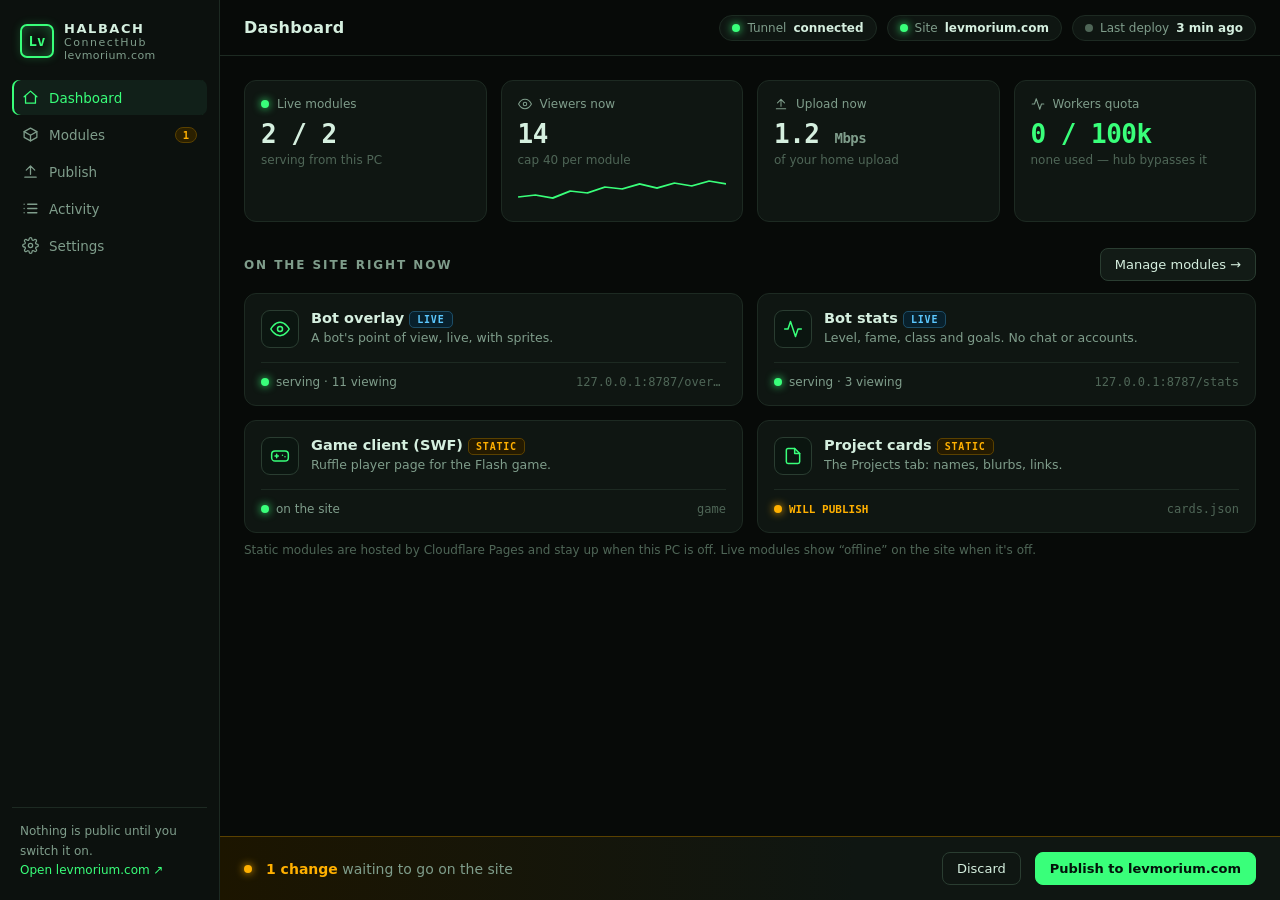
<file: design/mockup.html>
<!doctype html>
<html lang="en">
<head>
<meta charset="utf-8">
<meta name="viewport" content="width=device-width, initial-scale=1">
<title>Halbach ConnectHub — design mockup</title>
<style>
:root{
  --bg:#070a08; --bg2:#0c110e; --card:#0f1612; --card2:#121b16; --line:#1d2a22; --line2:#2a3d31;
  --text:#d5efdf; --muted:#7f9d8b; --dim:#4f6657;
  --green:#39ff7a; --green2:#1f9c4b; --amber:#ffb000; --red:#ff5d5d; --blue:#5cc8ff;
  --mono:ui-monospace,"Cascadia Mono",Consolas,monospace; --sans:"Segoe UI",system-ui,-apple-system,sans-serif;
}
*{box-sizing:border-box}
html,body{height:100%}
body{margin:0;background:var(--bg);color:var(--text);font-family:var(--sans);font-size:14px;overflow:hidden}
.app{display:grid;grid-template-columns:220px 1fr;grid-template-rows:56px 1fr 0;height:100vh}
.app.has-bar{grid-template-rows:56px 1fr 64px}

/* sidebar */
.side{grid-row:1/4;background:var(--bg2);border-right:1px solid var(--line);display:flex;flex-direction:column;padding:16px 12px}
.logo{display:flex;align-items:center;gap:10px;padding:4px 8px 18px}
.logo .mark{width:34px;height:34px;border:2px solid var(--green);border-radius:7px;display:grid;place-items:center;color:var(--green);font:700 14px var(--mono);box-shadow:0 0 14px rgba(57,255,122,.3) inset,0 0 10px rgba(57,255,122,.2)}
.logo b{letter-spacing:.12em;font-size:13px}
.logo small{display:block;color:var(--muted);font-size:11px;letter-spacing:.04em}
.nav{display:flex;flex-direction:column;gap:2px}
.nav button{all:unset;cursor:pointer;display:flex;align-items:center;gap:10px;padding:9px 10px;border-radius:7px;color:var(--muted);font-size:13.5px}
.nav button:hover{background:#101a14;color:var(--text)}
.nav button.on{background:#112019;color:var(--green);box-shadow:inset 2px 0 0 var(--green)}
.nav .badge{margin-left:auto;background:#2b2000;color:var(--amber);border:1px solid #5a4100;border-radius:10px;font:600 10.5px var(--mono);padding:1px 7px}
.nav svg{width:17px;height:17px;flex:none}
.side-foot{margin-top:auto;border-top:1px solid var(--line);padding:14px 8px 4px;color:var(--muted);font-size:12px;line-height:1.6}
.side-foot a{color:var(--green);text-decoration:none}

/* top bar */
.top{display:flex;align-items:center;gap:10px;padding:0 24px;border-bottom:1px solid var(--line);background:var(--bg)}
.top h1{font-size:16px;margin:0;font-weight:600;letter-spacing:.02em}
.top .sp{flex:1}
.pill{display:flex;align-items:center;gap:7px;border:1px solid var(--line);background:var(--card);border-radius:20px;padding:5px 12px;font-size:12px;color:var(--muted)}
.pill b{color:var(--text);font-weight:600}
.dot{width:8px;height:8px;border-radius:50%;background:var(--dim);flex:none}
.dot.ok{background:var(--green);box-shadow:0 0 8px var(--green)}
.dot.warn{background:var(--amber);box-shadow:0 0 8px var(--amber)}
.dot.bad{background:var(--red);box-shadow:0 0 8px var(--red)}
.dot.pulse{animation:pulse 1.8s infinite}
@keyframes pulse{50%{opacity:.35}}

/* main */
.main{overflow-y:auto;overflow-x:hidden;padding:24px;position:relative}
.view{display:none;max-width:1180px;margin:0 auto}
.view.on{display:block;animation:in .2s ease-out}
@keyframes in{from{opacity:0;transform:translateY(5px)}to{opacity:1;transform:none}}
.row{display:flex;gap:12px;align-items:center}
.h2{font-size:12px;letter-spacing:.16em;color:var(--muted);text-transform:uppercase;margin:0 0 12px;font-weight:600}
.btn{all:unset;cursor:pointer;border:1px solid var(--line2);background:var(--card2);color:var(--text);border-radius:8px;padding:8px 14px;font-size:13px;display:inline-flex;align-items:center;gap:8px}
.btn:hover{border-color:var(--green2);color:var(--green)}
.btn.primary{background:var(--green);color:#03120a;border-color:var(--green);font-weight:700}
.btn.primary:hover{box-shadow:0 0 18px rgba(57,255,122,.45);color:#03120a}
.btn.ghost{background:transparent}
.btn[disabled]{opacity:.4;pointer-events:none}

/* stat tiles */
.tiles{display:grid;grid-template-columns:repeat(4,1fr);gap:14px;margin-bottom:26px}
.tile{background:var(--card);border:1px solid var(--line);border-radius:12px;padding:16px}
.tile .k{color:var(--muted);font-size:12px;margin-bottom:8px;display:flex;align-items:center;gap:8px}
.tile .v{font:600 26px var(--mono);letter-spacing:-.02em}
.tile .s{color:var(--dim);font-size:12px;margin-top:4px}
.spark{height:30px;margin-top:8px;display:block;width:100%}

/* module cards */
.grid{display:grid;grid-template-columns:repeat(auto-fill,minmax(330px,1fr));gap:14px}
.mod{background:var(--card);border:1px solid var(--line);border-radius:12px;padding:16px;cursor:pointer;transition:.15s;position:relative}
.mod:hover{border-color:var(--line2);transform:translateY(-1px)}
.mod.sel{border-color:var(--green2);box-shadow:0 0 0 1px var(--green2)}
.mod.off{opacity:.62}
.mod .head{display:flex;align-items:flex-start;gap:12px}
.ico{width:38px;height:38px;border-radius:9px;display:grid;place-items:center;background:#0b1510;border:1px solid var(--line2);flex:none;color:var(--green)}
.ico svg{width:20px;height:20px}
.mod h3{margin:0;font-size:14.5px;font-weight:600}
.mod p{margin:3px 0 0;color:var(--muted);font-size:12.5px;line-height:1.45}
.tag{font:600 10px var(--mono);letter-spacing:.08em;padding:2px 7px;border-radius:5px;border:1px solid}
.tag.live{color:var(--blue);border-color:#1d4d66;background:#08202c}
.tag.static{color:var(--amber);border-color:#5a4100;background:#241a00}
.mod .meta{display:flex;align-items:center;gap:14px;margin-top:14px;padding-top:12px;border-top:1px solid var(--line);color:var(--muted);font-size:12px}
.mod .meta .sp{flex:1}
.chg{color:var(--amber);font:600 11px var(--mono)}

/* toggle */
.sw{position:relative;width:40px;height:22px;flex:none;margin-left:auto}
.sw input{opacity:0;position:absolute;inset:0;cursor:pointer;z-index:2;margin:0}
.sw i{position:absolute;inset:0;border-radius:20px;background:#17211b;border:1px solid var(--line2);transition:.15s}
.sw i::after{content:"";position:absolute;top:2px;left:2px;width:16px;height:16px;border-radius:50%;background:var(--dim);transition:.15s}
.sw input:checked~i{background:#0f3a20;border-color:var(--green2)}
.sw input:checked~i::after{left:20px;background:var(--green);box-shadow:0 0 8px var(--green)}
.sw.lock input{pointer-events:none}
.sw.lock i{opacity:.45}

/* detail drawer */
.drawer{position:absolute;top:0;right:0;bottom:0;width:430px;background:var(--bg2);border-left:1px solid var(--line);transform:translateX(100%);transition:.25s;z-index:20;display:flex;flex-direction:column}
.drawer.open{transform:none;box-shadow:-20px 0 40px rgba(0,0,0,.45)}
.drawer .dh{padding:18px 20px;border-bottom:1px solid var(--line);display:flex;gap:12px;align-items:center}
.drawer .db{padding:20px;overflow:auto;flex:1}
.drawer .df{padding:14px 20px;border-top:1px solid var(--line);display:flex;gap:10px}
.x{all:unset;cursor:pointer;margin-left:auto;color:var(--muted);font-size:20px;line-height:1;padding:4px 8px}
.x:hover{color:var(--text)}
.field{display:flex;align-items:center;gap:12px;padding:9px 0;border-bottom:1px solid var(--line)}
.field code{font:12.5px var(--mono);color:var(--text)}
.field small{color:var(--dim);display:block;font-size:11.5px;margin-top:1px}
.field.blocked code{color:var(--red);text-decoration:line-through;text-decoration-color:#5a2020}
.lockbadge{margin-left:auto;font:600 10px var(--mono);color:var(--red);border:1px solid #5a2020;border-radius:5px;padding:2px 7px;letter-spacing:.06em}
.range{width:100%;accent-color:var(--green)}
.code{background:#050806;border:1px solid var(--line);border-radius:9px;padding:12px;font:12px/1.6 var(--mono);color:#9fd9b4;white-space:pre-wrap;max-height:210px;overflow:auto}
.kv{display:grid;grid-template-columns:110px 1fr;gap:8px 12px;font-size:13px;margin-bottom:6px}
.kv span:nth-child(odd){color:var(--muted)}

/* publish bar */
.bar{grid-column:2;display:none;align-items:center;gap:14px;padding:0 24px;background:linear-gradient(90deg,#1c1500,#0f1612 60%);border-top:1px solid #5a4100}
.app.has-bar .bar{display:flex}
.bar b{color:var(--amber)}
.bar .sp{flex:1}
.prog{height:4px;background:#241a00;border-radius:3px;overflow:hidden;width:160px;display:none}
.prog i{display:block;height:100%;width:0;background:var(--amber)}

/* logs */
.log{background:var(--card);border:1px solid var(--line);border-radius:12px;overflow:hidden}
.log .l{display:grid;grid-template-columns:92px 90px 1fr;gap:12px;padding:10px 16px;border-bottom:1px solid var(--line);font:12.5px var(--mono);color:var(--muted)}
.log .l:last-child{border:0}
.log .l b{font-weight:600}
.log .ok{color:var(--green)} .log .info{color:var(--blue)} .log .warn{color:var(--amber)}

/* settings */
.set{background:var(--card);border:1px solid var(--line);border-radius:12px;padding:6px 18px;max-width:720px}
.set .r{display:flex;align-items:center;gap:14px;padding:14px 0;border-bottom:1px solid var(--line)}
.set .r:last-child{border:0}
.set .r div small{display:block;color:var(--dim);margin-top:2px;font-size:12px}

/* modal */
.scrim{position:fixed;inset:0;background:rgba(0,0,0,.6);display:none;place-items:center;z-index:50;backdrop-filter:blur(2px)}
.scrim.open{display:grid}
.modal{width:620px;max-width:94vw;background:var(--bg2);border:1px solid var(--line2);border-radius:14px;box-shadow:0 30px 80px rgba(0,0,0,.6);animation:in .2s}
.modal .mh{padding:18px 22px;border-bottom:1px solid var(--line);display:flex;align-items:center}
.modal .mb{padding:20px 22px}
.modal .mf{padding:14px 22px;border-top:1px solid var(--line);display:flex;gap:10px;justify-content:flex-end}
.choices{display:grid;grid-template-columns:1fr 1fr;gap:12px}
.choice{border:1px solid var(--line2);background:var(--card);border-radius:12px;padding:16px;cursor:pointer}
.choice:hover,.choice.sel{border-color:var(--green2);background:#0f1a14}
.choice h4{margin:10px 0 4px;font-size:14px}
.choice p{margin:0;color:var(--muted);font-size:12.5px;line-height:1.45}
input[type=text]{all:unset;box-sizing:border-box;width:100%;background:#050806;border:1px solid var(--line2);border-radius:8px;padding:10px 12px;font:13px var(--mono);color:var(--text)}
input[type=text]:focus{border-color:var(--green2)}
label.lb{display:block;color:var(--muted);font-size:12px;margin:14px 0 6px}
.toast{position:fixed;bottom:84px;right:24px;background:#0f2a1a;border:1px solid var(--green2);color:var(--green);padding:11px 16px;border-radius:10px;font-size:13px;opacity:0;transform:translateY(8px);transition:.25s;z-index:60;pointer-events:none}
.toast.show{opacity:1;transform:none}
.note{color:var(--dim);font-size:12px;margin-top:10px}
@media (max-width:900px){.tiles{grid-template-columns:1fr 1fr}.app{grid-template-columns:64px 1fr}.nav span,.logo div,.side-foot,.nav .badge{display:none}.drawer{width:100%}}
</style>
</head>
<body>
<svg width="0" height="0" style="position:absolute">
  <defs>
    <symbol id="i-home" viewBox="0 0 24 24" fill="none" stroke="currentColor" stroke-width="1.8" stroke-linecap="round" stroke-linejoin="round"><path d="M3 11l9-8 9 8"/><path d="M5 10v10h14V10"/></symbol>
    <symbol id="i-box" viewBox="0 0 24 24" fill="none" stroke="currentColor" stroke-width="1.8" stroke-linecap="round" stroke-linejoin="round"><path d="M21 8l-9-5-9 5v8l9 5 9-5z"/><path d="M3 8l9 5 9-5M12 13v8"/></symbol>
    <symbol id="i-up" viewBox="0 0 24 24" fill="none" stroke="currentColor" stroke-width="1.8" stroke-linecap="round" stroke-linejoin="round"><path d="M12 16V4M6 10l6-6 6 6"/><path d="M4 20h16"/></symbol>
    <symbol id="i-list" viewBox="0 0 24 24" fill="none" stroke="currentColor" stroke-width="1.8" stroke-linecap="round" stroke-linejoin="round"><path d="M8 6h13M8 12h13M8 18h13M3 6h.01M3 12h.01M3 18h.01"/></symbol>
    <symbol id="i-gear" viewBox="0 0 24 24" fill="none" stroke="currentColor" stroke-width="1.8" stroke-linecap="round" stroke-linejoin="round"><circle cx="12" cy="12" r="3"/><path d="M19.4 15a1.7 1.7 0 00.3 1.8l.1.1a2 2 0 11-2.8 2.8l-.1-.1a1.7 1.7 0 00-1.8-.3 1.7 1.7 0 00-1 1.5V21a2 2 0 11-4 0v-.1a1.7 1.7 0 00-1.1-1.5 1.7 1.7 0 00-1.8.3l-.1.1a2 2 0 11-2.8-2.8l.1-.1a1.7 1.7 0 00.3-1.8 1.7 1.7 0 00-1.5-1H3a2 2 0 110-4h.1a1.7 1.7 0 001.5-1.1 1.7 1.7 0 00-.3-1.8l-.1-.1a2 2 0 112.8-2.8l.1.1a1.7 1.7 0 001.8.3H9a1.7 1.7 0 001-1.5V3a2 2 0 114 0v.1a1.7 1.7 0 001 1.5 1.7 1.7 0 001.8-.3l.1-.1a2 2 0 112.8 2.8l-.1.1a1.7 1.7 0 00-.3 1.8V9a1.7 1.7 0 001.5 1H21a2 2 0 110 4h-.1a1.7 1.7 0 00-1.5 1z"/></symbol>
    <symbol id="i-eye" viewBox="0 0 24 24" fill="none" stroke="currentColor" stroke-width="1.8" stroke-linecap="round" stroke-linejoin="round"><path d="M1 12s4-8 11-8 11 8 11 8-4 8-11 8S1 12 1 12z"/><circle cx="12" cy="12" r="3"/></symbol>
    <symbol id="i-file" viewBox="0 0 24 24" fill="none" stroke="currentColor" stroke-width="1.8" stroke-linecap="round" stroke-linejoin="round"><path d="M14 3H6a2 2 0 00-2 2v14a2 2 0 002 2h12a2 2 0 002-2V9z"/><path d="M14 3v6h6"/></symbol>
    <symbol id="i-pulse" viewBox="0 0 24 24" fill="none" stroke="currentColor" stroke-width="1.8" stroke-linecap="round" stroke-linejoin="round"><path d="M22 12h-4l-3 9L9 3l-3 9H2"/></symbol>
    <symbol id="i-game" viewBox="0 0 24 24" fill="none" stroke="currentColor" stroke-width="1.8" stroke-linecap="round" stroke-linejoin="round"><rect x="2" y="6" width="20" height="12" rx="4"/><path d="M6 12h4M8 10v4M15 11h.01M18 13h.01"/></symbol>
    <symbol id="i-img" viewBox="0 0 24 24" fill="none" stroke="currentColor" stroke-width="1.8" stroke-linecap="round" stroke-linejoin="round"><rect x="3" y="3" width="18" height="18" rx="2"/><circle cx="8.5" cy="8.5" r="1.5"/><path d="M21 15l-5-5L5 21"/></symbol>
    <symbol id="i-cal" viewBox="0 0 24 24" fill="none" stroke="currentColor" stroke-width="1.8" stroke-linecap="round" stroke-linejoin="round"><rect x="3" y="4" width="18" height="18" rx="2"/><path d="M16 2v4M8 2v4M3 10h18"/></symbol>
  </defs>
</svg>

<div class="app" id="app">
  <aside class="side">
    <div class="logo"><div class="mark">Lv</div><div><b>HALBACH</b><small style="letter-spacing:.14em">ConnectHub</small><small>levmorium.com</small></div></div>
    <nav class="nav" id="nav">
      <button class="on" data-v="dash"><svg><use href="#i-home"/></svg><span>Dashboard</span></button>
      <button data-v="mods"><svg><use href="#i-box"/></svg><span>Modules</span><em class="badge" id="navBadge" style="display:none;font-style:normal">0</em></button>
      <button data-v="pub"><svg><use href="#i-up"/></svg><span>Publish</span></button>
      <button data-v="logs"><svg><use href="#i-list"/></svg><span>Activity</span></button>
      <button data-v="set"><svg><use href="#i-gear"/></svg><span>Settings</span></button>
    </nav>
    <div class="side-foot">
      Nothing is public until you switch it on.<br>
      <a href="#" onclick="return false">Open levmorium.com ↗</a>
    </div>
  </aside>

  <header class="top">
    <h1 id="title">Dashboard</h1>
    <span class="sp"></span>
    <span class="pill"><i class="dot ok pulse"></i>Tunnel <b>connected</b></span>
    <span class="pill"><i class="dot ok"></i>Site <b>levmorium.com</b></span>
    <span class="pill"><i class="dot"></i>Last deploy <b>3 min ago</b></span>
  </header>

  <main class="main" id="main">

    <!-- DASHBOARD -->
    <section class="view on" id="v-dash">
      <div class="tiles">
        <div class="tile"><div class="k"><i class="dot ok"></i>Live modules</div><div class="v" id="tLive">2 / 3</div><div class="s">serving from this PC</div></div>
        <div class="tile"><div class="k"><svg width="14" height="14"><use href="#i-eye"/></svg>Viewers now</div><div class="v" id="tView">14</div><div class="s">cap 40 per module</div>
          <svg class="spark" viewBox="0 0 120 30" preserveAspectRatio="none"><polyline id="spark" fill="none" stroke="#39ff7a" stroke-width="1.6" points="0,22 10,20 20,23 30,16 40,18 50,12 60,14 70,9 80,13 90,8 100,11 110,6 120,9"/></svg></div>
        <div class="tile"><div class="k"><svg width="14" height="14"><use href="#i-up"/></svg>Upload now</div><div class="v">1.2 <span style="font-size:14px;color:var(--muted)">Mbps</span></div><div class="s">of your home upload</div></div>
        <div class="tile"><div class="k"><svg width="14" height="14"><use href="#i-pulse"/></svg>Workers quota</div><div class="v" style="color:var(--green)">0 / 100k</div><div class="s">none used — hub bypasses it</div></div>
      </div>

      <div class="row" style="margin-bottom:12px"><h2 class="h2" style="margin:0">On the site right now</h2><span style="flex:1"></span><button class="btn" onclick="go('mods')">Manage modules →</button></div>
      <div class="grid" id="dashGrid"></div>
      <p class="note">Static modules are hosted by Cloudflare Pages and stay up when this PC is off. Live modules show “offline” on the site when it's off.</p>
    </section>

    <!-- MODULES -->
    <section class="view" id="v-mods">
      <div class="row" style="margin-bottom:16px">
        <div><h2 class="h2" style="margin:0 0 4px">Modules</h2><div style="color:var(--muted);font-size:13px">Pick what visitors can see. Everything starts switched off.</div></div>
        <span style="flex:1"></span>
        <button class="btn primary" onclick="openAdd()">＋ Add module</button>
      </div>
      <div class="grid" id="modGrid"></div>
    </section>

    <!-- PUBLISH -->
    <section class="view" id="v-pub">
      <h2 class="h2">Publish</h2>
      <div class="set" style="max-width:820px">
        <div class="r"><div><b>Pending static changes</b><small id="pubSummary">Nothing waiting.</small></div><span style="flex:1"></span><button class="btn primary" id="pubBtn2" onclick="publish()" disabled>Publish now</button></div>
        <div class="r"><div><b>Target</b><small>Cloudflare Pages project <code>levmorium</code> → levmorium.com, www.levmorium.com</small></div></div>
        <div class="r"><div><b>What gets uploaded</b><small>Only files from enabled static modules plus the site shell. README and notes are never included.</small></div></div>
      </div>
      <h2 class="h2" style="margin-top:26px">Files in the next deploy</h2>
      <div class="code" id="pubFiles">index.html · css/style.css · js/app.js · js/site-config.js · manifest.json</div>
    </section>

    <!-- ACTIVITY -->
    <section class="view" id="v-logs">
      <h2 class="h2">Activity</h2>
      <div class="log" id="logBox"></div>
    </section>

    <!-- SETTINGS -->
    <section class="view" id="v-set">
      <h2 class="h2">Settings</h2>
      <div class="set">
        <div class="r"><div><b>Tunnel hostname</b><small>Where live modules appear</small></div><span style="flex:1"></span><code style="color:var(--green)">live.levmorium.com</code></div>
        <div class="r"><div><b>Default viewer cap</b><small>Per live module</small></div><span style="flex:1"></span><code>40</code></div>
        <div class="r"><div><b>Start with Windows</b><small>Off by default. The hub only runs when you open it.</small></div><span style="flex:1"></span><label class="sw lock"><input type="checkbox"><i></i></label></div>
        <div class="r"><div><b>Confirm before publishing</b><small>Show the file list first</small></div><span style="flex:1"></span><label class="sw"><input type="checkbox" checked><i></i></label></div>
        <div class="r"><div><b>Cloudflare login</b><small>Handled by wrangler. The hub never sees a password.</small></div><span style="flex:1"></span><span class="pill"><i class="dot ok"></i>signed in</span></div>
      </div>
    </section>

    <!-- DRAWER -->
    <aside class="drawer" id="drawer">
      <div class="dh"><div class="ico" id="dIco"></div><div><div id="dName" style="font-weight:600;font-size:15px"></div><div id="dKind" style="margin-top:3px"></div></div><button class="x" onclick="closeDrawer()">×</button></div>
      <div class="db" id="dBody"></div>
      <div class="df"><button class="btn ghost" onclick="closeDrawer()">Close</button><span style="flex:1"></span><button class="btn" id="dRemove">Remove module</button></div>
    </aside>
  </main>

  <footer class="bar" id="bar">
    <i class="dot warn pulse"></i>
    <div><b id="barN">2 changes</b> <span style="color:var(--muted)">waiting to go on the site</span></div>
    <span class="sp"></span>
    <div class="prog" id="prog"><i></i></div>
    <button class="btn ghost" onclick="discard()">Discard</button>
    <button class="btn primary" id="pubBtn" onclick="publish()">Publish to levmorium.com</button>
  </footer>
</div>

<!-- ADD MODULE MODAL -->
<div class="scrim" id="scrim" onclick="if(event.target===this)closeAdd()">
  <div class="modal">
    <div class="mh"><b>Add a module</b><button class="x" onclick="closeAdd()">×</button></div>
    <div class="mb" id="addBody"></div>
    <div class="mf"><button class="btn ghost" onclick="closeAdd()">Cancel</button><button class="btn" id="addBack" style="display:none" onclick="addStep(1)">Back</button><button class="btn primary" id="addNext" onclick="addNext()" disabled>Next</button></div>
  </div>
</div>
<div class="toast" id="toast"></div>

<script>
const ICONS={overlay:"i-eye",stats:"i-pulse",game:"i-game",cards:"i-file",shots:"i-img",sched:"i-cal"};
const M=[
 {id:"overlay",name:"Bot overlay",kind:"live",desc:"A bot's point of view, live, with sprites.",src:"127.0.0.1:8787/overlay",on:true,viewers:11,health:"ok"},
 {id:"stats",name:"Bot stats",kind:"live",desc:"Level, fame, class and goals. No chat or accounts.",src:"127.0.0.1:8787/stats",on:true,viewers:3,health:"ok"},
 {id:"game",name:"Game client (SWF)",kind:"static",desc:"Ruffle player page for the Flash game.",src:"C:\\Users\\you\\site\\assets\\game",on:true,published:true,health:"ok"},
 {id:"cards",name:"Project cards",kind:"static",desc:"The Projects tab: names, blurbs, links.",src:"C:\\Users\\you\\site\\cards.json",on:true,published:false,health:"ok"},
 {id:"shots",name:"Screenshots folder",kind:"static",desc:"Gallery from a screenshots folder, 38 images, 61 MB.",src:"C:\\Users\\you\\Pictures\\screenshots",on:false,published:false,health:"ok"},
 {id:"sched",name:"Stream schedule",kind:"static",desc:"A small weekly schedule shown on Home.",src:"C:\\Users\\you\\site\\schedule.json",on:false,published:false,health:"ok"},
];
M.forEach(m=>{m.was=m.kind==="static"?(m.published&&m.on):m.on});
M.find(m=>m.id==="cards").was=false; // enabled but not yet published -> pending
const FIELDS={
 overlay:[["position",1,"x, y on the map"],["hp / mp",1,"bars only"],["class, level",1,""],["inventory",1,"item icons"],["bullets & enemies",1,"what you see on screen"],["chat",0,"private"],["notes",0,"private"],["loot_log",0,"private"],["account / password",0,"never sent"]],
 stats:[["level, fame",1,""],["class",1,""],["current goal",1,"e.g. “Priest → L5”"],["deaths today",1,""],["chat",0,"private"],["account / password",0,"never sent"]],
};
const LOG=[["14:52:08","ok","Published 3 files to levmorium.com (4.1 s)"],["14:51:40","info","Module “Game client (SWF)” switched on"],["14:20:11","ok","Tunnel connected → live.levmorium.com"],["14:19:58","info","Hub started"],["14:03:30","warn","Viewer cap reached on “Bot overlay” (40/40), 2 turned away"],["13:47:02","ok","Published 1 file to levmorium.com (1.3 s)"]];

const $=s=>document.querySelector(s), $$=s=>[...document.querySelectorAll(s)];
let sel=null;

function pending(m){ return m.kind==="static" && ( (m.on && !m.published) || (!m.on && m.published) ); }
function pendingList(){ return M.filter(pending); }
function liveCount(){ return M.filter(m=>m.kind==="live"&&m.on).length }
function statusOf(m){
  if(m.kind==="live") return m.on?`<i class="dot ok pulse"></i>serving · ${m.viewers} viewing`:`<i class="dot"></i>off`;
  if(pending(m)) return `<i class="dot warn"></i><span class="chg">${m.on?"WILL PUBLISH":"WILL REMOVE"}</span>`;
  return m.on?`<i class="dot ok"></i>on the site`:`<i class="dot"></i>off`;
}
function card(m,showToggle=true){
  return `<div class="mod ${m.on?"":"off"} ${sel===m.id?"sel":""}" data-id="${m.id}">
    <div class="head"><div class="ico"><svg width="20" height="20"><use href="#${ICONS[m.id]||"i-box"}"/></svg></div>
      <div style="min-width:0"><h3>${m.name} <span class="tag ${m.kind}">${m.kind.toUpperCase()}</span></h3><p>${m.desc}</p></div>
      ${showToggle?`<label class="sw" onclick="event.stopPropagation()"><input type="checkbox" ${m.on?"checked":""} data-t="${m.id}"><i></i></label>`:""}
    </div>
    <div class="meta"><span style="display:flex;align-items:center;gap:7px">${statusOf(m)}</span><span class="sp"></span><span style="font-family:var(--mono);color:var(--dim);overflow:hidden;text-overflow:ellipsis;white-space:nowrap;max-width:150px">${m.src.split("\\").pop()}</span></div></div>`;
}
function render(){
  $("#modGrid").innerHTML=M.map(m=>card(m)).join("");
  $("#dashGrid").innerHTML=M.filter(m=>m.on).map(m=>card(m,false)).join("")||'<p class="note">Nothing is switched on yet.</p>';
  $("#tLive").textContent=liveCount()+" / "+M.filter(m=>m.kind==="live").length;
  const p=pendingList();
  $("#app").classList.toggle("has-bar",p.length>0);
  $("#barN").textContent=p.length+(p.length===1?" change":" changes");
  const nb=$("#navBadge"); nb.style.display=p.length?"":"none"; nb.textContent=p.length;
  $("#pubBtn2").disabled=!p.length;
  $("#pubSummary").innerHTML=p.length?p.map(m=>`${m.on?"＋":"−"} ${m.name}`).join("<br>"):"Nothing waiting.";
  $("#pubFiles").textContent="index.html · css/style.css · js/app.js · js/site-config.js · manifest.json"+M.filter(m=>m.kind==="static"&&m.on).map(m=>"\n+ "+m.src.split("\\").pop()).join("");
  $$("[data-id]").forEach(e=>e.onclick=()=>openDrawer(e.dataset.id));
  $$("[data-t]").forEach(e=>e.onchange=()=>{const m=M.find(x=>x.id===e.dataset.t);m.on=e.checked;if(m.kind==="live"){m.viewers=m.on?Math.floor(Math.random()*8)+1:0;toast(m.on?`“${m.name}” is live now`:`“${m.name}” taken offline`)}render();if(sel===m.id)openDrawer(m.id)});
  $("#logBox").innerHTML=LOG.map(l=>`<div class="l"><span>${l[0]}</span><b class="${l[1]}">${l[1].toUpperCase()}</b><span style="color:var(--text)">${l[2]}</span></div>`).join("");
}
function openDrawer(id){
  sel=id; const m=M.find(x=>x.id===id);
  $("#dIco").innerHTML=`<svg width="20" height="20"><use href="#${ICONS[id]||"i-box"}"/></svg>`;
  $("#dName").textContent=m.name; $("#dKind").innerHTML=`<span class="tag ${m.kind}">${m.kind.toUpperCase()}</span>`;
  let h=`<div class="kv"><span>Source</span><span style="font-family:var(--mono);font-size:12px;word-break:break-all">${m.src}</span><span>Status</span><span style="display:flex;align-items:center;gap:7px">${statusOf(m)}</span><span>URL</span><span style="font-family:var(--mono);font-size:12px;color:var(--green)">${m.kind==="live"?"live.levmorium.com/m/"+m.id:"levmorium.com/#"+m.id}</span></div>`;
  if(FIELDS[id]){
    h+=`<h2 class="h2" style="margin-top:22px">What visitors can see</h2><div style="color:var(--muted);font-size:12.5px;margin-bottom:6px">Fields are blocked unless allowed. Locked ones are never sent, whatever the app sends.</div>`;
    h+=FIELDS[id].map(f=>f[1]?`<div class="field"><div><code>${f[0]}</code><small>${f[2]}</small></div><label class="sw"><input type="checkbox" checked><i></i></label></div>`:`<div class="field blocked"><div><code>${f[0]}</code><small>${f[2]}</small></div><span class="lockbadge">🔒 LOCKED</span></div>`).join("");
    h+=`<h2 class="h2" style="margin-top:22px">Viewer cap</h2><input class="range" type="range" min="5" max="100" value="40" oninput="this.nextElementSibling.textContent=this.value+' viewers'"><div style="color:var(--muted);font-size:12.5px">40 viewers</div>`;
    h+=`<h2 class="h2" style="margin-top:22px">Preview of what is sent</h2><div class="code">{\n  "name": "MyBot",\n  "class": "Priest", "level": 14,\n  "hp": [412, 500], "mp": [208, 260],\n  "pos": [1043.2, 877.6],\n  "inventory": ["Wand of Dark Magic", "Robe of the Magus", …],\n  "goal": "Priest → L5 → Archer"\n}</div>`;
  } else if(m.kind==="static"){
    h+=`<h2 class="h2" style="margin-top:22px">Included in deploy</h2><div class="code">${m.src}\n· 3 files · 1.4 MB · largest 0.9 MB (limit 25 MB)</div><div class="note">Static modules are hosted by Cloudflare and stay up when this PC is off.</div>`;
  }
  $("#dBody").innerHTML=h; $("#drawer").classList.add("open"); $$(".mod").forEach(e=>e.classList.toggle("sel",e.dataset.id===id));
  $("#dRemove").onclick=()=>{toast("Removed “"+m.name+"” (mock)");closeDrawer()};
}
function closeDrawer(){sel=null;$("#drawer").classList.remove("open");$$(".mod").forEach(e=>e.classList.remove("sel"))}
function go(v){
  $$(".view").forEach(e=>e.classList.toggle("on",e.id==="v-"+v));
  $$("#nav button").forEach(b=>b.classList.toggle("on",b.dataset.v===v));
  $("#title").textContent={dash:"Dashboard",mods:"Modules",pub:"Publish",logs:"Activity",set:"Settings"}[v]; closeDrawer();
}
$$("#nav button").forEach(b=>b.onclick=()=>go(b.dataset.v));
function toast(t){const e=$("#toast");e.textContent=t;e.classList.add("show");clearTimeout(toast.t);toast.t=setTimeout(()=>e.classList.remove("show"),2400)}
function publish(){
  const p=pendingList(); if(!p.length)return;
  const pr=$("#prog");pr.style.display="block";const bar=pr.firstElementChild;bar.style.width="0";
  $("#pubBtn").disabled=true;$("#pubBtn").textContent="Publishing…";
  let w=0;const t=setInterval(()=>{w+=12+Math.random()*14;bar.style.width=Math.min(w,100)+"%";
    if(w>=100){clearInterval(t);p.forEach(m=>m.published=m.on);
      LOG.unshift([new Date().toTimeString().slice(0,8),"ok","Published "+p.length+" change"+(p.length>1?"s":"")+" to levmorium.com (2.9 s)"]);
      pr.style.display="none";$("#pubBtn").disabled=false;$("#pubBtn").textContent="Publish to levmorium.com";render();toast("Published. levmorium.com is updated.")}},180);
}
function discard(){M.filter(pending).forEach(m=>m.on=m.published);render();toast("Changes discarded")}

/* add-module wizard */
let step=1,kindPick=null;
function openAdd(){step=1;kindPick=null;$("#scrim").classList.add("open");addStep(1)}
function closeAdd(){$("#scrim").classList.remove("open")}
function addStep(n){step=n;
  $("#addBack").style.display=n>1?"":"none"; $("#addNext").textContent=n===3?"Add (switched off)":"Next"; $("#addNext").disabled=n===1&&!kindPick;
  if(n===1){$("#addBody").innerHTML=`<div style="color:var(--muted);margin-bottom:14px">What do you want to put on the site?</div><div class="choices">
    <div class="choice ${kindPick==="static"?"sel":""}" onclick="pickKind('static')"><span class="tag static">STATIC</span><h4>A file or folder</h4><p>A game, images, a page, JSON. Uploaded to Cloudflare. Stays up when this PC is off.</p></div>
    <div class="choice ${kindPick==="live"?"sel":""}" onclick="pickKind('live')"><span class="tag live">LIVE</span><h4>Something running on this PC</h4><p>A local web service like the bot overlay. Streamed through the tunnel, only while this PC is on.</p></div></div>`}
  if(n===2){$("#addBody").innerHTML=kindPick==="static"
    ?`<label class="lb" style="margin-top:0">File or folder</label><input type="text" id="srcIn" value="C:\\Users\\you\\" oninput="chk()"><div class="row" style="margin-top:10px"><button class="btn">Browse…</button><span class="note" style="margin:0">Max 25 MB per file on the free plan.</span></div><label class="lb">Name on the site</label><input type="text" id="nameIn" placeholder="e.g. Screenshots" oninput="chk()">`
    :`<label class="lb" style="margin-top:0">Local address</label><input type="text" id="srcIn" value="127.0.0.1:" oninput="chk()"><div class="note">Only addresses on this PC are allowed. The hub checks that it answers before adding it.</div><label class="lb">Name on the site</label><input type="text" id="nameIn" placeholder="e.g. Fly brain monitor" oninput="chk()">`;
    $("#addNext").disabled=true}
  if(n===3){$("#addBody").innerHTML=`<div style="color:var(--muted);margin-bottom:12px">Review. It will be added <b style="color:var(--text)">switched off</b>; nothing goes public until you flip it on.</div><div class="kv"><span>Kind</span><span><span class="tag ${kindPick}">${kindPick.toUpperCase()}</span></span><span>Source</span><span style="font-family:var(--mono);font-size:12px">${$("#srcIn")?.value||""}</span><span>Name</span><span>${$("#nameIn")?.value||""}</span><span>Exposed</span><span>${kindPick==="live"?"Nothing until you tick fields in the module panel":"Only the files you chose"}</span></div>`}
}
function pickKind(k){kindPick=k;addStep(1)}
function chk(){const s=$("#srcIn").value.trim(),n=$("#nameIn").value.trim();$("#addNext").disabled=!(s.length>10&&n.length>1)}
function addNext(){
  if(step<3){ if(step===2){ window._s=$("#srcIn").value;window._n=$("#nameIn").value; } if(step===2){$("#addBody").dataset.s=1}
    const s=step===2?{src:$("#srcIn").value,name:$("#nameIn").value}:null; if(s){window._add=s}
    addStep(step+1); return }
  M.push({id:"x"+Date.now(),name:window._add.name,kind:kindPick,desc:"Added just now.",src:window._add.src,on:false,published:false,viewers:0,health:"ok"});
  LOG.unshift([new Date().toTimeString().slice(0,8),"info","Module “"+window._add.name+"” added (off)"]);
  closeAdd();render();go("mods");toast("Module added. Switch it on when you're ready.");
}
render();
</script>
</body>
</html>
</file>
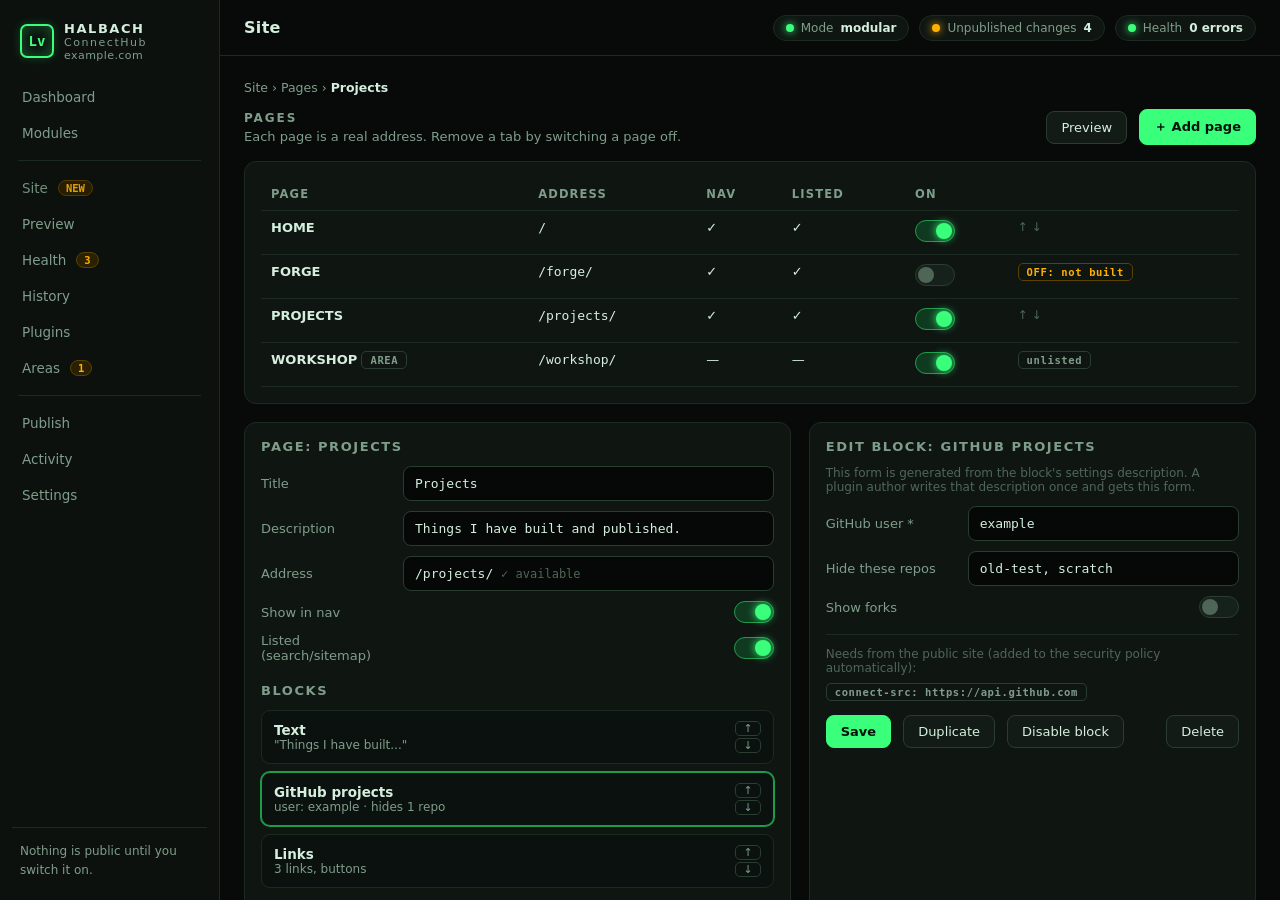
<file: design/modular-mockup.html>
<!doctype html>
<html lang="en">
<head>
<meta charset="utf-8">
<meta name="viewport" content="width=device-width, initial-scale=1">
<title>Halbach ConnectHub: modular screens (design mockup)</title>
<link rel="stylesheet" href="../halbach_connecthub/ui/style.css">
<style>
  /* design-only: static views switched by the address hash, no scripts */
  .view{display:none} .view:target{display:block}
  body:not(:has(.view:target)) #editor{display:block}
  .app{height:100vh}
  .crumbs{color:var(--muted);font-size:12.5px;margin-bottom:14px}
  .crumbs b{color:var(--text)}
  .two{display:grid;grid-template-columns:1.1fr .9fr;gap:18px}
  .panel{background:var(--card);border:1px solid var(--line);border-radius:12px;padding:16px}
  .panel h3{margin:0 0 12px;font-size:13px;letter-spacing:.12em;color:var(--muted);text-transform:uppercase}
  .row2{display:grid;grid-template-columns:130px 1fr;gap:8px 12px;align-items:center;margin-bottom:10px;font-size:13px}
  .row2 label{color:var(--muted)}
  .fake{background:#050806;border:1px solid var(--line2);border-radius:8px;padding:9px 11px;font:13px var(--mono);color:var(--text)}
  .blk{display:flex;align-items:center;gap:10px;padding:10px 12px;border:1px solid var(--line);border-radius:9px;margin-bottom:8px;background:#0b110e}
  .blk.sel{border-color:var(--green2);box-shadow:0 0 0 1px var(--green2)}
  .blk b{font-size:13.5px} .blk small{color:var(--muted);display:block;font-size:12px}
  .mv{display:flex;flex-direction:column;gap:2px;margin-left:auto}
  .mv span{border:1px solid var(--line2);border-radius:5px;padding:0 7px;font-size:11px;color:var(--muted);cursor:default}
  .chip{font:600 10.5px var(--mono);letter-spacing:.06em;padding:2px 8px;border-radius:5px;border:1px solid var(--line2);color:var(--muted)}
  .chip.ok{color:var(--green);border-color:#1f5a33} .chip.warn{color:var(--amber);border-color:#5a4100} .chip.bad{color:var(--red);border-color:#5a2020}
  table.t{width:100%;border-collapse:collapse;font-size:13px}
  table.t td,table.t th{padding:9px 10px;border-bottom:1px solid var(--line);text-align:left;vertical-align:top}
  table.t th{color:var(--muted);font-weight:600;font-size:11.5px;letter-spacing:.1em;text-transform:uppercase}
  .diff div{font:12.5px var(--mono);padding:3px 0}
  .add{color:var(--green)} .chg{color:var(--amber)} .del{color:var(--red)}
  .thumb{height:170px;border:1px dashed var(--line2);border-radius:10px;display:grid;place-items:center;color:var(--dim);font-size:12.5px;background:repeating-linear-gradient(45deg,#0b110e,#0b110e 10px,#0d1511 10px,#0d1511 20px)}
  .meter{height:8px;background:#0b110e;border:1px solid var(--line2);border-radius:6px;overflow:hidden}
  .meter i{display:block;height:100%;background:var(--green2)}
  .nav button.ph{opacity:.9}
  .nav .sep{height:1px;background:var(--line);margin:8px 6px}
</style>
</head>
<body>
<div class="app" style="grid-template-rows:56px 1fr 0">
  <aside class="side">
    <div class="logo"><div class="mark">Lv</div><div><b>HALBACH</b><small style="letter-spacing:.14em">ConnectHub</small><small>example.com</small></div></div>
    <nav class="nav">
      <button><span>Dashboard</span></button>
      <button><span>Modules</span></button>
      <div class="sep"></div>
      <a href="#editor" style="text-decoration:none"><button class="ph" id="n1"><span>Site</span><em class="badge" style="font-style:normal">NEW</em></button></a>
      <button><span>Preview</span></button>
      <a href="#health" style="text-decoration:none"><button><span>Health</span><em class="badge" style="font-style:normal">3</em></button></a>
      <button><span>History</span></button>
      <button><span>Plugins</span></button>
      <a href="#areas" style="text-decoration:none"><button><span>Areas</span><em class="badge" style="font-style:normal">1</em></button></a>
      <div class="sep"></div>
      <button><span>Publish</span></button>
      <button><span>Activity</span></button>
      <button><span>Settings</span></button>
    </nav>
    <div class="side-foot">Nothing is public until you switch it on.</div>
  </aside>
  <header class="top"><h1>Site</h1><span class="sp"></span>
    <span class="pill"><i class="dot ok"></i>Mode <b>modular</b></span>
    <span class="pill"><i class="dot warn"></i>Unpublished changes <b>4</b></span>
    <span class="pill"><i class="dot ok"></i>Health <b>0 errors</b></span>
  </header>

  <main class="main" id="main">

    <!-- 1. PAGE EDITOR -->
    <section class="view" id="editor">
      <div class="crumbs">Site &rsaquo; Pages &rsaquo; <b>Projects</b></div>
      <div class="row" style="margin-bottom:16px">
        <div><h2 class="h2" style="margin:0 0 4px">Pages</h2><div style="color:var(--muted);font-size:13px">Each page is a real address. Remove a tab by switching a page off.</div></div>
        <span style="flex:1"></span><button class="btn">Preview</button><button class="btn primary">&#65291; Add page</button>
      </div>
      <div class="panel" style="margin-bottom:18px">
        <table class="t">
          <tr><th>Page</th><th>Address</th><th>Nav</th><th>Listed</th><th>On</th><th></th></tr>
          <tr><td><b>HOME</b></td><td style="font-family:var(--mono)">/</td><td>&#10003;</td><td>&#10003;</td><td><label class="sw"><input type="checkbox" checked><i></i></label></td><td class="hint">&#8593; &#8595;</td></tr>
          <tr><td><b>FORGE</b></td><td style="font-family:var(--mono)">/forge/</td><td>&#10003;</td><td>&#10003;</td><td><label class="sw"><input type="checkbox"><i></i></label></td><td><span class="chip warn">OFF: not built</span></td></tr>
          <tr><td><b>PROJECTS</b></td><td style="font-family:var(--mono)">/projects/</td><td>&#10003;</td><td>&#10003;</td><td><label class="sw"><input type="checkbox" checked><i></i></label></td><td class="hint">&#8593; &#8595;</td></tr>
          <tr><td><b>WORKSHOP</b> <span class="chip">AREA</span></td><td style="font-family:var(--mono)">/workshop/</td><td>&mdash;</td><td>&mdash;</td><td><label class="sw"><input type="checkbox" checked><i></i></label></td><td><span class="chip">unlisted</span></td></tr>
        </table>
      </div>
      <div class="two">
        <div class="panel">
          <h3>Page: Projects</h3>
          <div class="row2"><label>Title</label><div class="fake">Projects</div></div>
          <div class="row2"><label>Description</label><div class="fake">Things I have built and published.</div></div>
          <div class="row2"><label>Address</label><div class="fake">/projects/ <span class="hint">&check; available</span></div></div>
          <div class="row2"><label>Show in nav</label><label class="sw"><input type="checkbox" checked><i></i></label></div>
          <div class="row2"><label>Listed (search/sitemap)</label><label class="sw"><input type="checkbox" checked><i></i></label></div>
          <h3 style="margin-top:20px">Blocks</h3>
          <div class="blk"><div><b>Text</b><small>"Things I have built..."</small></div><div class="mv"><span>&#8593;</span><span>&#8595;</span></div></div>
          <div class="blk sel"><div><b>GitHub projects</b><small>user: example &middot; hides 1 repo</small></div><div class="mv"><span>&#8593;</span><span>&#8595;</span></div></div>
          <div class="blk"><div><b>Links</b><small>3 links, buttons</small></div><div class="mv"><span>&#8593;</span><span>&#8595;</span></div></div>
          <button class="btn" style="margin-top:6px">&#65291; Add block</button>
        </div>
        <div class="panel">
          <h3>Edit block: GitHub projects</h3>
          <div class="hint" style="margin-bottom:12px">This form is generated from the block's settings description. A plugin author writes that description once and gets this form.</div>
          <div class="row2"><label>GitHub user *</label><div class="fake">example</div></div>
          <div class="row2"><label>Hide these repos</label><div class="fake">old-test, scratch</div></div>
          <div class="row2"><label>Show forks</label><label class="sw"><input type="checkbox"><i></i></label></div>
          <div style="margin-top:16px;padding-top:12px;border-top:1px solid var(--line)">
            <div class="hint">Needs from the public site (added to the security policy automatically):</div>
            <div style="margin-top:8px"><span class="chip">connect-src: https://api.github.com</span></div>
          </div>
          <div class="row" style="margin-top:16px"><button class="btn primary">Save</button><button class="btn">Duplicate</button><button class="btn">Disable block</button><span style="flex:1"></span><button class="btn">Delete</button></div>
        </div>
      </div>
    </section>

    <!-- 2. AREAS -->
    <section class="view" id="areas">
      <div class="crumbs">Areas &rsaquo; <b>Workshop</b></div>
      <div class="banner" style="margin-bottom:18px"><span>1 submission from <b>Workshop</b> is waiting for review. It changes only <span style="font-family:var(--mono)">/workshop/</span>.</span></div>
      <div class="two">
        <div class="panel">
          <h3>Submission #12 &middot; received 14:02 &middot; 3.2 MB</h3>
          <div class="diff">
            <div class="add">+ files/banner.png (480 KB, PNG verified)</div>
            <div class="add">+ files/notes.pdf (2.6 MB, PDF verified)</div>
            <div class="chg">~ page "Workshop": 2 blocks edited (text, gallery)</div>
            <div class="del">&minus; files/old-logo.png</div>
          </div>
          <h3 style="margin-top:18px">Checks</h3>
          <div class="row" style="gap:6px;flex-wrap:wrap"><span class="chip ok">archive safe</span><span class="chip ok">types match contents</span><span class="chip ok">only allowed blocks</span><span class="chip ok">inside /workshop/</span><span class="chip ok">no scripts</span><span class="chip warn">image has EXIF location</span></div>
          <h3 style="margin-top:18px">Rendered preview</h3>
          <div class="thumb">preview of /workshop/ with this update applied</div>
          <div class="row" style="margin-top:16px"><button class="btn primary">Approve (becomes v8)</button><button class="btn">Reject with a note</button><span style="flex:1"></span><button class="btn">Ask for changes</button></div>
        </div>
        <div>
          <div class="panel" style="margin-bottom:18px">
            <h3>Area settings</h3>
            <div class="row2"><label>Address</label><div class="fake">/workshop/</div></div>
            <div class="row2"><label>Passphrase</label><div class="fake">ends in &hellip;k7p2 <span class="hint">&middot; last used 2 h ago</span></div></div>
            <div class="row2"><label>Trust level</label><div class="fake">Review each update &#9662;</div></div>
            <div class="row2"><label>File types</label><div class="fake">md png jpg gif webp pdf txt zip</div></div>
            <div class="row2"><label>Per file / bundle</label><div class="fake">50 MB / 80 MB</div></div>
            <div class="row2"><label>Space used</label><div><div class="meter"><i style="width:23%"></i></div><div class="hint" style="margin-top:4px">114 MB of 500 MB</div></div></div>
            <div class="row" style="margin-top:12px"><button class="btn">New passphrase</button><button class="btn">Freeze area</button><span style="flex:1"></span><button class="btn">Revoke</button></div>
          </div>
          <div class="panel">
            <h3>Versions</h3>
            <table class="t"><tr><td><b>v7</b> <span class="chip ok">live</span></td><td>approved yesterday</td><td><button class="btn">Roll back to this</button></td></tr>
            <tr><td>v6</td><td>3 days ago</td><td><button class="btn">Restore</button></td></tr>
            <tr><td>v5</td><td>last week</td><td><button class="btn">Restore</button></td></tr></table>
          </div>
        </div>
      </div>
    </section>

    <!-- 3. HEALTH -->
    <section class="view" id="health">
      <div class="crumbs">Health &rsaquo; <b>Checks before publishing</b></div>
      <div class="two" style="grid-template-columns:1.4fr .6fr">
        <div class="panel">
          <h3>Checks</h3>
          <table class="t">
            <tr><th>Level</th><th>What</th><th>Where</th></tr>
            <tr><td><span class="chip ok">OK</span></td><td>Files: 214 of 20,000 &middot; largest 1.4 MB of 25 MB</td><td></td></tr>
            <tr><td><span class="chip ok">OK</span></td><td>Header rules: 4 of 100 &middot; redirects: 3 (0.2 KB of 100 KB)</td><td></td></tr>
            <tr><td><span class="chip warn">WARN</span></td><td>Image has no description (alt text)</td><td><a style="color:var(--green)">Projects &rsaquo; Image 2</a></td></tr>
            <tr><td><span class="chip warn">WARN</span></td><td>Link points to a page that is switched off ("Forge")</td><td><a style="color:var(--green)">Home &rsaquo; Cards</a></td></tr>
            <tr><td><span class="chip warn">WARN</span></td><td>Accent colour on background is 3.4:1 (AA needs 4.5:1)</td><td><a style="color:var(--green)">Theme &rsaquo; --accent</a></td></tr>
            <tr><td><span class="chip bad">ERROR</span></td><td>Plugin "countdown" changed since you approved it: disabled until re-approved</td><td><a style="color:var(--green)">Plugins</a></td></tr>
          </table>
          <div class="hint" style="margin-top:12px">Errors block Publish. Warnings never do.</div>
        </div>
        <div class="panel">
          <h3>Security policy in effect</h3>
          <div class="diff" style="font-size:12px">
            <div>script-src 'self'</div>
            <div>frame-src https://player.twitch.tv <span class="hint">(Twitch block)</span></div>
            <div>connect-src https://api.github.com <span class="hint">(GitHub block)</span></div>
            <div>connect-src https://live.example.com <span class="hint">(live data)</span></div>
            <div>frame-ancestors 'none'</div>
          </div>
          <div class="row" style="margin-top:12px"><span class="chip warn">report-only</span><span class="hint">switch to enforce when clean</span></div>
        </div>
      </div>
    </section>
  </main>
</div>
</body>
</html>
</file>
<file: halbach_connecthub/ui/style.css>
:root{
  --bg:#070a08; --bg2:#0c110e; --card:#0f1612; --card2:#121b16; --line:#1d2a22; --line2:#2a3d31;
  --text:#d5efdf; --muted:#7f9d8b; --dim:#4f6657;
  --green:#39ff7a; --green2:#1f9c4b; --amber:#ffb000; --red:#ff5d5d; --blue:#5cc8ff;
  --mono:ui-monospace,"Cascadia Mono",Consolas,monospace; --sans:"Segoe UI",system-ui,-apple-system,sans-serif;
}
*{box-sizing:border-box}
html,body{height:100%}
body{margin:0;background:var(--bg);color:var(--text);font-family:var(--sans);font-size:14px;overflow:hidden;display:flex;flex-direction:column}
.app{display:grid;grid-template-columns:220px 1fr;grid-template-rows:56px 1fr 0;flex:1 1 auto;min-height:0}
.app.has-bar{grid-template-rows:56px 1fr 64px}

/* sidebar */
.side{grid-row:1/4;background:var(--bg2);border-right:1px solid var(--line);display:flex;flex-direction:column;padding:16px 12px}
.logo{display:flex;align-items:center;gap:10px;padding:4px 8px 18px}
.logo .mark{width:34px;height:34px;border:2px solid var(--green);border-radius:7px;display:grid;place-items:center;color:var(--green);font:700 14px var(--mono);box-shadow:0 0 14px rgba(57,255,122,.3) inset,0 0 10px rgba(57,255,122,.2)}
.logo b{letter-spacing:.12em;font-size:13px}
.logo small{display:block;color:var(--muted);font-size:11px;letter-spacing:.04em}
.nav{display:flex;flex-direction:column;gap:2px}
.nav button{all:unset;cursor:pointer;display:flex;align-items:center;gap:10px;padding:9px 10px;border-radius:7px;color:var(--muted);font-size:13.5px}
.nav button:hover{background:#101a14;color:var(--text)}
.nav button.on{background:#112019;color:var(--green);box-shadow:inset 2px 0 0 var(--green)}
.nav .badge{margin-left:auto;background:#2b2000;color:var(--amber);border:1px solid #5a4100;border-radius:10px;font:600 10.5px var(--mono);padding:1px 7px}
.nav svg{width:17px;height:17px;flex:none}
.side-foot{margin-top:auto;border-top:1px solid var(--line);padding:14px 8px 4px;color:var(--muted);font-size:12px;line-height:1.6}
.side-foot a{color:var(--green);text-decoration:none}

/* top bar */
.top{display:flex;align-items:center;gap:10px;padding:0 24px;border-bottom:1px solid var(--line);background:var(--bg)}
.top h1{font-size:16px;margin:0;font-weight:600;letter-spacing:.02em}
.top .sp{flex:1}
.pill{display:flex;align-items:center;gap:7px;border:1px solid var(--line);background:var(--card);border-radius:20px;padding:5px 12px;font-size:12px;color:var(--muted)}
.pill b{color:var(--text);font-weight:600}
.dot{width:8px;height:8px;border-radius:50%;background:var(--dim);flex:none}
.dot.ok{background:var(--green);box-shadow:0 0 8px var(--green)}
.dot.warn{background:var(--amber);box-shadow:0 0 8px var(--amber)}
.dot.bad{background:var(--red);box-shadow:0 0 8px var(--red)}
.dot.pulse{animation:pulse 1.8s infinite}
@keyframes pulse{50%{opacity:.35}}

/* main */
.main{overflow-y:auto;overflow-x:hidden;padding:24px;position:relative}
.view{display:none;max-width:1180px;margin:0 auto}
.view.on{display:block;animation:in .2s ease-out}
@keyframes in{from{opacity:0;transform:translateY(5px)}to{opacity:1;transform:none}}
.row{display:flex;gap:12px;align-items:center}
.h2{font-size:12px;letter-spacing:.16em;color:var(--muted);text-transform:uppercase;margin:0 0 12px;font-weight:600}
.btn{all:unset;cursor:pointer;border:1px solid var(--line2);background:var(--card2);color:var(--text);border-radius:8px;padding:8px 14px;font-size:13px;display:inline-flex;align-items:center;gap:8px}
.btn:hover{border-color:var(--green2);color:var(--green)}
.btn.primary{background:var(--green);color:#03120a;border-color:var(--green);font-weight:700}
.btn.primary:hover{box-shadow:0 0 18px rgba(57,255,122,.45);color:#03120a}
.btn.ghost{background:transparent}
.btn[disabled]{opacity:.4;pointer-events:none}

/* stat tiles */
.tiles{display:grid;grid-template-columns:repeat(3,1fr);gap:14px;margin-bottom:26px}
.tile{background:var(--card);border:1px solid var(--line);border-radius:12px;padding:16px}
.tile .k{color:var(--muted);font-size:12px;margin-bottom:8px;display:flex;align-items:center;gap:8px}
.tile .v{font:600 26px var(--mono);letter-spacing:-.02em}
.tile .s{color:var(--dim);font-size:12px;margin-top:4px}
button.tile.link{cursor:pointer;text-align:left;font:inherit;color:inherit;appearance:none;-webkit-appearance:none}
button.tile.link:hover{border-color:var(--green2)}
.spark{height:30px;margin-top:8px;display:block;width:100%}

/* module cards */
.grid{display:grid;grid-template-columns:repeat(auto-fill,minmax(min(330px,100%),1fr));gap:14px}
.mod{background:var(--card);border:1px solid var(--line);border-radius:12px;padding:16px;cursor:pointer;transition:.15s;position:relative}
.mod:hover{border-color:var(--line2);transform:translateY(-1px)}
.mod.sel{border-color:var(--green2);box-shadow:0 0 0 1px var(--green2)}
.mod.off{opacity:.62}
.mod .head{display:flex;align-items:flex-start;gap:12px}
.ico{width:38px;height:38px;border-radius:9px;display:grid;place-items:center;background:#0b1510;border:1px solid var(--line2);flex:none;color:var(--green)}
.ico svg{width:20px;height:20px}
.mod h3{margin:0;font-size:14.5px;font-weight:600}
.mod p{margin:3px 0 0;color:var(--muted);font-size:12.5px;line-height:1.45}
.tag{font:600 10px var(--mono);letter-spacing:.08em;padding:2px 7px;border-radius:5px;border:1px solid}
.tag.live{color:var(--blue);border-color:#1d4d66;background:#08202c}
.tag.static{color:var(--amber);border-color:#5a4100;background:#241a00}
.mod .meta{display:flex;align-items:center;gap:14px;margin-top:14px;padding-top:12px;border-top:1px solid var(--line);color:var(--muted);font-size:12px}
.mod .meta .sp{flex:1}
.chg{color:var(--amber);font:600 11px var(--mono)}

/* toggle */
.sw{position:relative;width:40px;height:22px;flex:none;margin-left:auto;display:inline-block}
.sw input{opacity:0;position:absolute;inset:0;cursor:pointer;z-index:2;margin:0}
.sw i{position:absolute;inset:0;border-radius:20px;background:#17211b;border:1px solid var(--line2);transition:.15s}
.sw i::after{content:"";position:absolute;top:2px;left:2px;width:16px;height:16px;border-radius:50%;background:var(--dim);transition:.15s}
.sw input:checked~i{background:#0f3a20;border-color:var(--green2)}
.sw input:checked~i::after{left:20px;background:var(--green);box-shadow:0 0 8px var(--green)}
.sw.lock input{pointer-events:none}
.sw.lock i{opacity:.45}

/* detail drawer */
.drawer{position:absolute;top:0;right:0;bottom:0;width:430px;background:var(--bg2);border-left:1px solid var(--line);transform:translateX(100%);transition:.25s;z-index:20;display:flex;flex-direction:column}
.drawer.open{transform:none;box-shadow:-20px 0 40px rgba(0,0,0,.45)}
.drawer .dh{padding:18px 20px;border-bottom:1px solid var(--line);display:flex;gap:12px;align-items:center}
.drawer .db{padding:20px;overflow:auto;flex:1}
.drawer .df{padding:14px 20px;border-top:1px solid var(--line);display:flex;gap:10px}
.x{all:unset;cursor:pointer;margin-left:auto;color:var(--muted);font-size:20px;line-height:1;padding:4px 8px}
.x:hover{color:var(--text)}
.field{display:flex;align-items:center;gap:12px;padding:9px 0;border-bottom:1px solid var(--line)}
.field code{font:12.5px var(--mono);color:var(--text)}
.field small{color:var(--dim);display:block;font-size:11.5px;margin-top:1px}
.field.blocked code{color:var(--red);text-decoration:line-through;text-decoration-color:#5a2020}
.lockbadge{margin-left:auto;font:600 10px var(--mono);color:var(--red);border:1px solid #5a2020;border-radius:5px;padding:2px 7px;letter-spacing:.06em}
.range{width:100%;accent-color:var(--green)}
.code{background:#050806;border:1px solid var(--line);border-radius:9px;padding:12px;font:12px/1.6 var(--mono);color:#9fd9b4;white-space:pre-wrap;max-height:210px;overflow:auto}
.kv{display:grid;grid-template-columns:110px 1fr;gap:8px 12px;font-size:13px;margin-bottom:6px}
.kv span:nth-child(odd){color:var(--muted)}

/* publish bar */
.bar{grid-column:2;display:none;align-items:center;gap:14px;padding:0 24px;background:linear-gradient(90deg,#1c1500,#0f1612 60%);border-top:1px solid #5a4100}
.app.has-bar .bar{display:flex}
.bar b{color:var(--amber)}
.bar .sp{flex:1}
.prog{height:4px;background:#241a00;border-radius:3px;overflow:hidden;width:160px;display:none}
.prog i{display:block;height:100%;width:0;background:var(--amber)}

/* logs */
.log{background:var(--card);border:1px solid var(--line);border-radius:12px;overflow:hidden}
.log .l{display:grid;grid-template-columns:92px 90px 1fr;gap:12px;padding:10px 16px;border-bottom:1px solid var(--line);font:12.5px var(--mono);color:var(--muted)}
.log .l:last-child{border:0}
.log .l b{font-weight:600}
.log .ok{color:var(--green)} .log .info{color:var(--blue)} .log .warn{color:var(--amber)}

/* settings */
.set{background:var(--card);border:1px solid var(--line);border-radius:12px;padding:6px 18px;max-width:720px}
.set .r{display:flex;align-items:center;gap:14px;padding:14px 0;border-bottom:1px solid var(--line)}
.set .r:last-child{border:0}
.set .r div small{display:block;color:var(--dim);margin-top:2px;font-size:12px}

/* modal */
.scrim{position:fixed;inset:0;background:rgba(0,0,0,.6);display:none;place-items:center;z-index:50;backdrop-filter:blur(2px)}
.scrim.open{display:grid}
.modal{width:620px;max-width:94vw;background:var(--bg2);border:1px solid var(--line2);border-radius:14px;box-shadow:0 30px 80px rgba(0,0,0,.6);animation:in .2s}
.modal .mh{padding:18px 22px;border-bottom:1px solid var(--line);display:flex;align-items:center}
.modal .mb{padding:20px 22px}
.modal .mf{padding:14px 22px;border-top:1px solid var(--line);display:flex;gap:10px;justify-content:flex-end}
.choices{display:grid;grid-template-columns:1fr 1fr;gap:12px}
.choice{border:1px solid var(--line2);background:var(--card);border-radius:12px;padding:16px;cursor:pointer}
.choice:hover,.choice.sel{border-color:var(--green2);background:#0f1a14}
.choice h4{margin:10px 0 4px;font-size:14px}
.choice p{margin:0;color:var(--muted);font-size:12.5px;line-height:1.45}
input[type=text]{all:unset;box-sizing:border-box;width:100%;background:#050806;border:1px solid var(--line2);border-radius:8px;padding:10px 12px;font:13px var(--mono);color:var(--text)}
input[type=text]:focus{border-color:var(--green2)}
label.lb{display:block;color:var(--muted);font-size:12px;margin:14px 0 6px}
.toast{position:fixed;bottom:84px;right:24px;background:#0f2a1a;border:1px solid var(--green2);color:var(--green);padding:11px 16px;border-radius:10px;font-size:13px;opacity:0;transform:translateY(8px);transition:.25s;z-index:60;pointer-events:none}
.toast.show{opacity:1;transform:none}
.note{color:var(--dim);font-size:12px;margin-top:10px}
@media (max-width:900px){.tiles{grid-template-columns:1fr 1fr}.app{grid-template-columns:64px 1fr}.nav span,.logo div,.side-foot,.nav .badge{display:none}.drawer{width:100%}}
.err{color:var(--red);font-size:12.5px;margin-top:10px;min-height:1em}
.empty{padding:28px;text-align:center;color:var(--muted)}
.hint{color:var(--dim);font-size:12px}
.field.add{border:0;padding-top:12px}
.field.add input[type=text]{flex:1}
.prob{color:var(--amber);font-size:12px;margin-top:6px}
textarea{all:unset;box-sizing:border-box;width:100%}
.tag.new{color:#d9b3ff;border-color:#5b3a85;background:#1d1230}
.banner{display:flex;align-items:center;gap:14px;justify-content:space-between;margin:0 0 18px;padding:12px 16px;border:1px solid #5b3a85;background:#150d24;border-radius:10px;color:#d9b3ff;font-size:13.5px}
.banner[hidden]{display:none}
.btn[hidden]{display:none}
.topnote{flex:none;padding:9px 16px;text-align:center;font-size:13.5px;border-bottom:1px solid var(--line2)}
.topnote.info{background:#0a1f2b;color:var(--blue);border-color:#17415a}
.topnote.warn{background:#2b2000;color:var(--amber);border-color:#5a4100}

/* Site screens */
.subnav{display:flex;flex-wrap:wrap;gap:4px;border-bottom:1px solid var(--line);margin-bottom:20px}
.subnav .sub{all:unset;cursor:pointer;padding:9px 14px;color:var(--muted);font-size:13px;border-bottom:2px solid transparent}
.subnav .sub:hover{color:var(--text)}
.subnav .sub.on{color:var(--green);border-bottom-color:var(--green)}
select,input[type=number],textarea{box-sizing:border-box;background:#050806;border:1px solid var(--line2);border-radius:8px;padding:9px 11px;font:13px var(--mono);color:var(--text);max-width:100%}
select:focus,input[type=number]:focus,textarea:focus{outline:none;border-color:var(--green2)}
textarea{display:block;width:100%;resize:vertical}
textarea.mono{font-size:12.5px;line-height:1.5}
.set .r select,.set .r input[type=text],.set .r textarea{width:340px;max-width:100%}
.pagerow.off b{opacity:.55;text-decoration:line-through}
.pagerow .btn{padding:6px 10px}
.blockform{border:1px solid var(--line2);background:var(--bg2);border-radius:10px;margin:4px 6px 14px;padding:14px 16px}
.fld{margin-bottom:10px}
.fld .lb{margin:10px 0 5px}
.rep{display:grid;gap:6px;margin-bottom:8px}
.reprow{display:flex;gap:6px;align-items:center}
.reprow input[type=text]{flex:1;min-width:0}
.reprow.cardrow{flex-wrap:wrap}
.reprow.cardrow input[type=text]{flex:1 1 160px}
.okline{color:var(--green);padding:6px 0}
.errline{color:var(--red);padding:5px 0;font-size:13px}
.swatch{display:flex;height:22px;border-radius:6px;overflow:hidden;border:1px solid var(--line2);margin-bottom:8px}
.swatch i{flex:1}
.pframe{max-width:100%}
.pscroll{overflow:auto;border:1px solid var(--line2);border-radius:10px;background:#000;max-height:calc(100vh - 260px)}
.pview{display:block;height:calc(100vh - 280px);min-height:420px;border:0;background:#fff;margin:0 auto;max-width:none}
.tag.new{color:#d9b3ff}

/* Keyboard focus: every control shows where the focus is, including the ones that reset all styles */
.btn:focus-visible,.x:focus-visible,.nav button:focus-visible,.subnav .sub:focus-visible,.mod:focus-visible,
button:focus-visible,a:focus-visible,input:focus-visible,select:focus-visible,textarea:focus-visible{outline:2px solid var(--green);outline-offset:2px}
.modal:focus{outline:none}

/* FunkThemes: the engine paints --page behind everything; surfaces turn glassy so it shows through */
body.ft-on{background:transparent}
body.ft-on::before{content:"";position:fixed;inset:0;z-index:-2;background:var(--page);filter:blur(var(--page-blur,0px))}
body.ft-on .top,body.ft-on .bar{background:transparent}
body.ft-on .modal,body.ft-on .drawer{background:var(--solid,#0c110e)}
</file>
